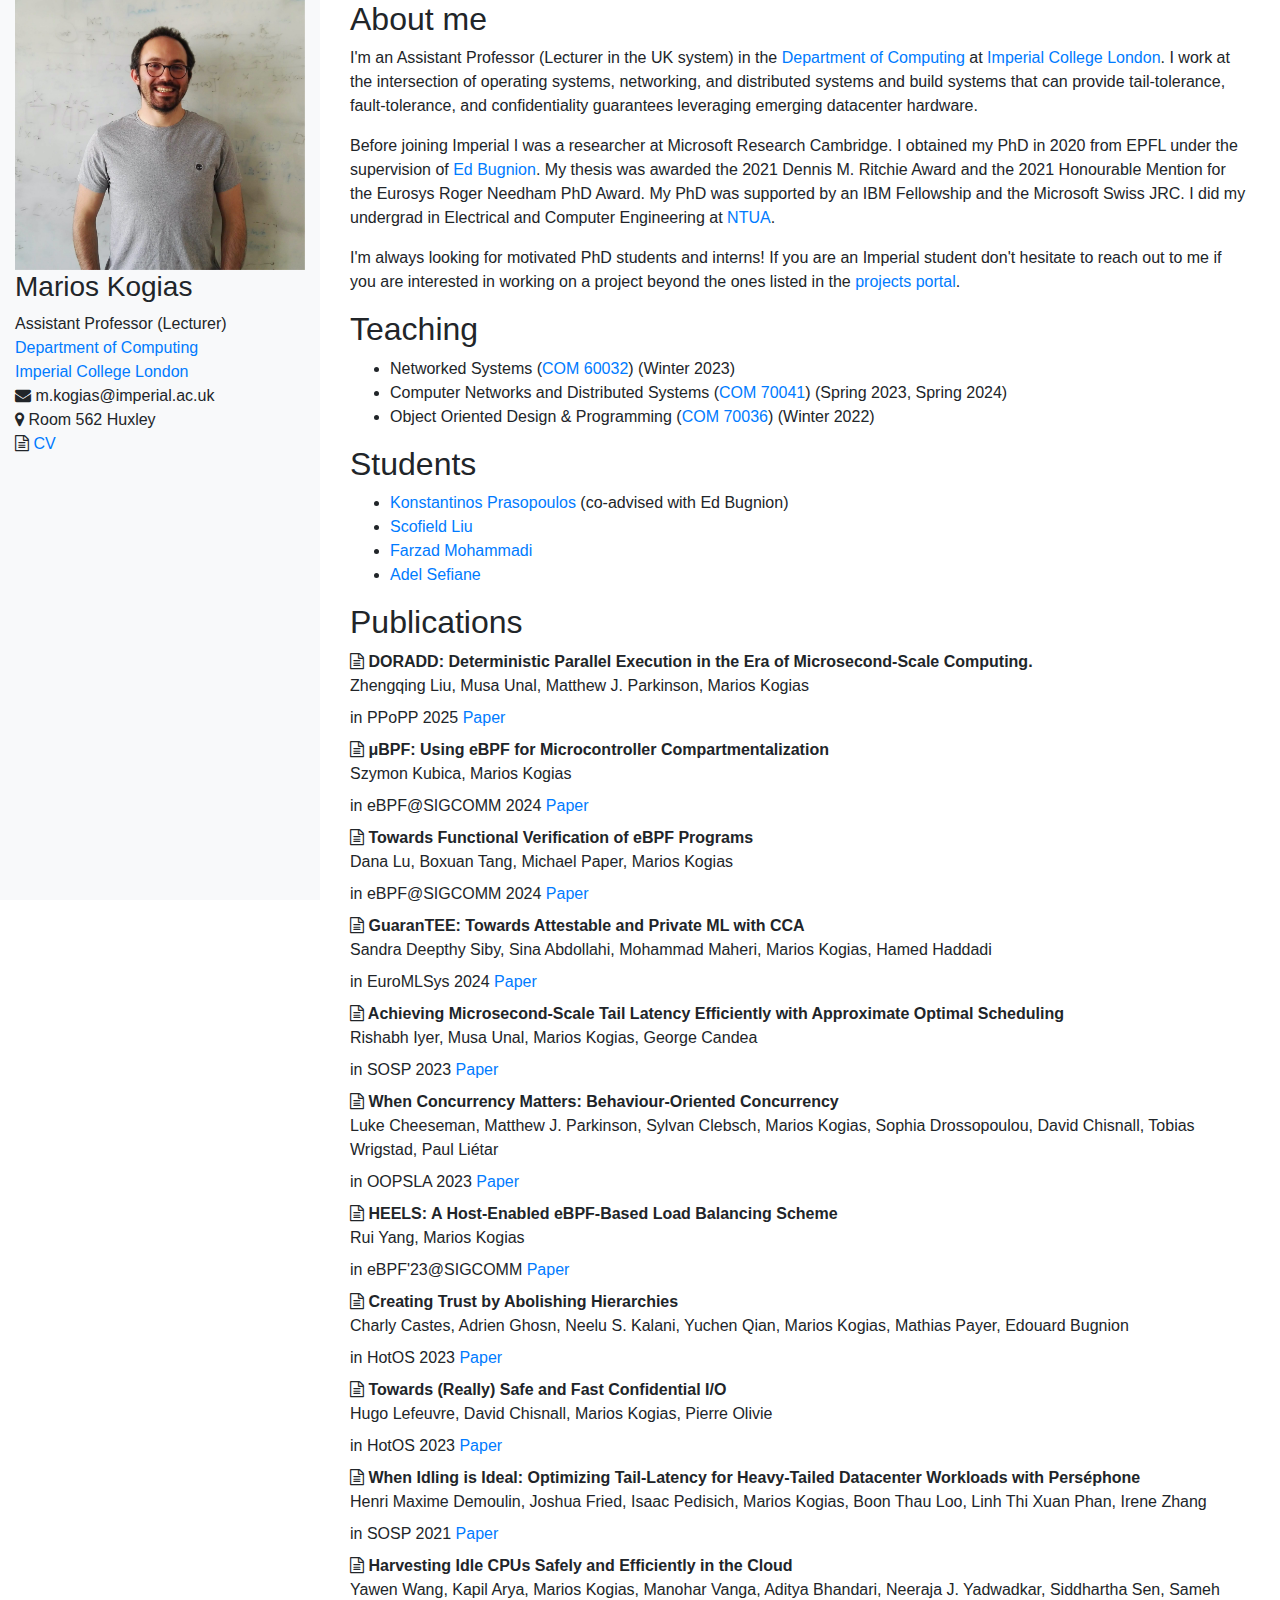
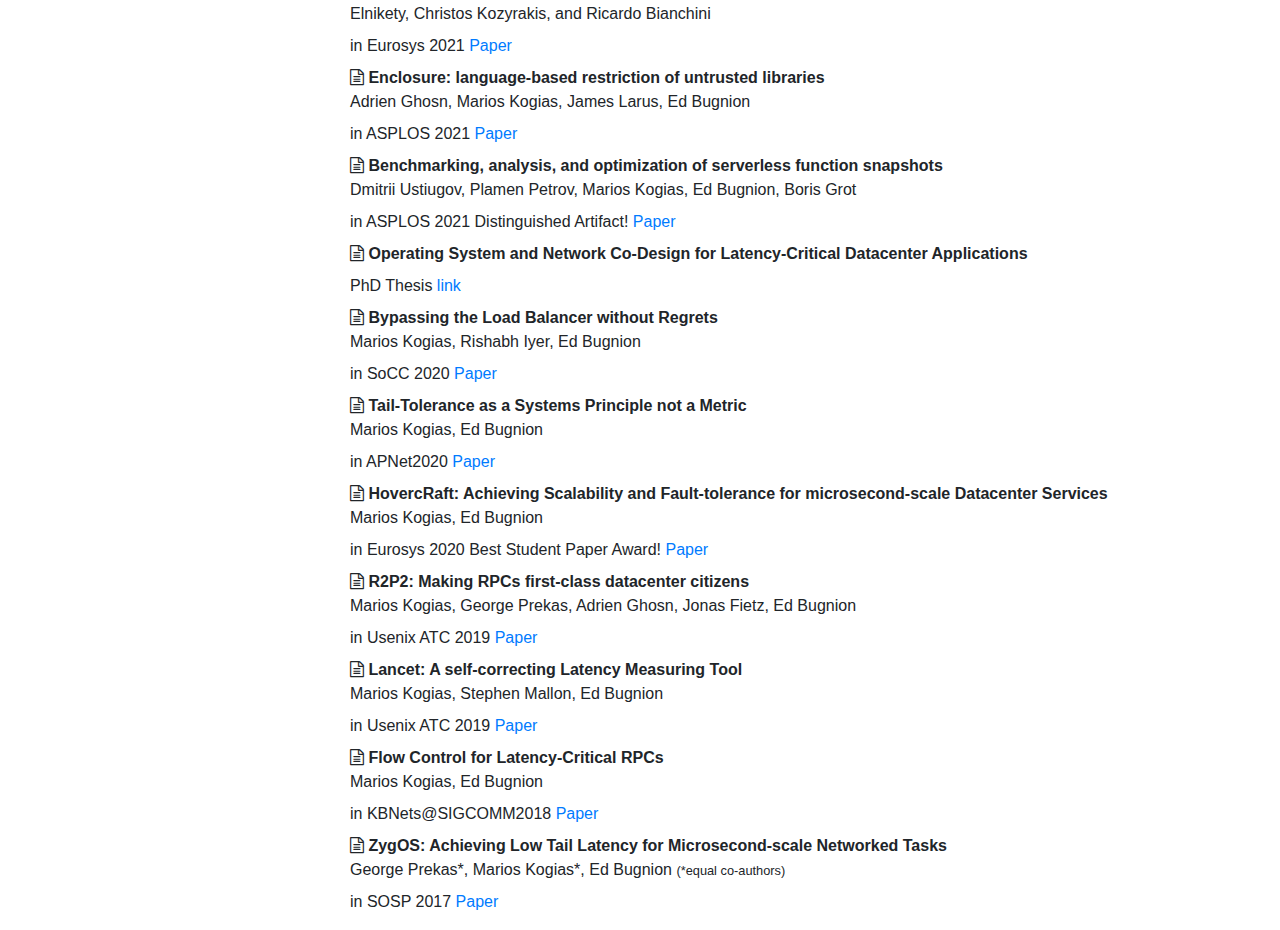
<file: index.html>
<!doctype html>
<html lang="en">
  <head>
    <!-- Required meta tags -->
    <meta charset="utf-8">
    <meta name="viewport" content="width=device-width, initial-scale=1, shrink-to-fit=no">

    <!-- Bootstrap CSS -->
    <link rel="stylesheet" href="https://cdn.jsdelivr.net/npm/bootstrap@4.3.1/dist/css/bootstrap.min.css" integrity="sha384-ggOyR0iXCbMQv3Xipma34MD+dH/1fQ784/j6cY/iJTQUOhcWr7x9JvoRxT2MZw1T" crossorigin="anonymous">
    <link rel="stylesheet" href="https://cdnjs.cloudflare.com/ajax/libs/font-awesome/4.7.0/css/font-awesome.min.css">
    <title>Marios Kogias</title>
  </head>
  <body>
    <div class="container position-fixed h-100 w-25 bg-light">
      <img src="img/me.jpg" class="img-fluid" alt="Responsive image">
      <h3>Marios Kogias</h3>
      Assistant Professor (Lecturer) <br>
      <a href="https://www.imperial.ac.uk/computing">Department of Computing</a> <br>
      <a href="https://www.imperial.ac.uk/">Imperial College London</a> <br>
      <i class="fa fa-envelope"></i> m.kogias@imperial.ac.uk <br>
      <i class="fa fa-map-marker"></i> Room 562 Huxley <br>
      <i class="fa fa-file-text-o"></i> <a href="docs/marioskogias_cv.pdf">CV</a> <br>
    </div>

    <div class="container float-right w-75">
      <div class="container">
        <h2>About me</h2>
        <p>
        I'm an Assistant Professor (Lecturer in the UK system) in the <a href="https://www.imperial.ac.uk/computing">Department of Computing</a> at <a href="https://www.imperial.ac.uk/">Imperial College London</a>. I work at the intersection of operating systems, networking, and distributed systems and build systems that can provide tail-tolerance, fault-tolerance, and confidentiality guarantees leveraging emerging datacenter hardware.
        </p>

        <p>
        Before joining Imperial I was a researcher at Microsoft Research Cambridge. I obtained my PhD in 2020 from EPFL under the supervision of <a href="https://people.epfl.ch/edouard.bugnion">Ed Bugnion</a>. My thesis was awarded the 2021 Dennis M. Ritchie Award and the 2021 Honourable Mention for the Eurosys Roger Needham PhD Award. My PhD was supported by an IBM Fellowship and the Microsoft Swiss JRC. I did my undergrad in Electrical and Computer Engineering at <a href="https://www.ece.ntua.gr/en">NTUA</a>.
        </p>

        <p>
        I'm always looking for motivated PhD students and interns! If you are an Imperial student don't hesitate to reach out to me if you are interested in working on a project beyond the ones listed in the <a href="https://project-portal.doc.ic.ac.uk/">projects portal</a>.
        </p>
      </div>

      <div class="container">
        <h2>Teaching</h2>
        <ul>
          <li>Networked Systems (<a href="https://www.imperial.ac.uk/computing/current-students/courses/60032/">COM 60032</a>) (Winter 2023)</li>
          <li>Computer Networks and Distributed Systems (<a href="https://www.imperial.ac.uk/computing/current-students/courses/70041/">COM 70041</a>) (Spring 2023, Spring 2024)</li>
          <li>Object Oriented Design & Programming (<a href="https://www.imperial.ac.uk/computing/current-students/courses/70036/">COM 70036</a>) (Winter 2022)</li>
        </ul>
      </div>

      <div id="students" class="container">
        <h2>Students</h2>
        <ul>
          <li><a href="https://people.epfl.ch/konstantinos.prasopoulos">Konstantinos Prasopoulos</a> (co-advised with Ed Bugnion)</li>
          <li><a href="https://scofield626.github.io/">Scofield Liu</a></li>
          <li><a href="https://farzad1132.github.io/">Farzad Mohammadi</a></li>
          <li><a href="https://www.linkedin.com/in/adel-sefiane-3a19971b1/">Adel Sefiane</a></li>
        </ul>
      </div>

      <div class="container">
        <h2>Publications</h2>
        <dl>
          <dt><i class='fa fa-file-text-o'></i> DORADD: Deterministic Parallel Execution in the Era of Microsecond-Scale Computing.</dt>
          <dd>Zhengqing Liu, Musa Unal, Matthew J. Parkinson, Marios Kogias</dd>
          <dd>in PPoPP 2025 <a href="docs/doradd.pdf">Paper</a></dd>

          <dt><i class='fa fa-file-text-o'></i> μBPF: Using eBPF for Microcontroller Compartmentalization</dt>
          <dd>Szymon Kubica, Marios Kogias</dd>
          <dd>in eBPF@SIGCOMM 2024 <a href="docs/microbpf.pdf">Paper</a></dd>

          <dt><i class='fa fa-file-text-o'></i> Towards Functional Verification of eBPF Programs</dt>
          <dd>Dana Lu, Boxuan Tang, Michael Paper, Marios Kogias</dd>
          <dd>in eBPF@SIGCOMM 2024 <a href="docs/draco.pdf">Paper</a></dd>

          <dt><i class='fa fa-file-text-o'></i> GuaranTEE: Towards Attestable and Private ML with CCA</dt>
          <dd>Sandra Deepthy Siby, Sina Abdollahi, Mohammad Maheri, Marios Kogias, Hamed Haddadi</dd>
          <dd>in EuroMLSys 2024 <a href="docs/guarantee.pdf">Paper</a></dd>

          <dt><i class='fa fa-file-text-o'></i> Achieving Microsecond-Scale Tail Latency Efficiently with Approximate Optimal Scheduling</dt>
          <dd>Rishabh Iyer, Musa Unal, Marios Kogias, George Candea</dd>
          <dd>in SOSP 2023 <a href="docs/concord.pdf">Paper</a></dd>

          <dt><i class='fa fa-file-text-o'></i> When Concurrency Matters: Behaviour-Oriented Concurrency</dt>
          <dd>Luke Cheeseman, Matthew J. Parkinson, Sylvan Clebsch, Marios Kogias, Sophia Drossopoulou, David Chisnall, Tobias Wrigstad, Paul Liétar</dd>
          <dd>in OOPSLA 2023 <a href="docs/boc.pdf">Paper</a></dd>

          <dt><i class='fa fa-file-text-o'></i> HEELS: A Host-Enabled eBPF-Based Load Balancing Scheme</dt>
          <dd>Rui Yang, Marios Kogias</dd>
          <dd>in eBPF'23@SIGCOMM <a href="docs/heels.pdf">Paper</a></dd>

          <dt><i class='fa fa-file-text-o'></i> Creating Trust by Abolishing Hierarchies</dt>
          <dd>Charly Castes, Adrien Ghosn, Neelu S. Kalani, Yuchen Qian, Marios Kogias, Mathias Payer, Edouard Bugnion</dd>
          <dd>in HotOS 2023 <a href="https://sigops.org/s/conferences/hotos/2023/papers/castes.pdf">Paper</a></dd>

          <dt><i class='fa fa-file-text-o'></i> Towards (Really) Safe and Fast Confidential I/O</dt>
          <dd>Hugo Lefeuvre, David Chisnall, Marios Kogias, Pierre Olivie</dd>
          <dd>in HotOS 2023 <a href="https://sigops.org/s/conferences/hotos/2023/papers/lefeuvre.pdf">Paper</a></dd>

          <dt><i class='fa fa-file-text-o'></i> When Idling is Ideal: Optimizing Tail-Latency for Heavy-Tailed Datacenter Workloads with Perséphone</dt>
          <dd>Henri Maxime Demoulin, Joshua Fried, Isaac Pedisich, Marios Kogias, Boon Thau Loo, Linh Thi Xuan Phan, Irene Zhang</dd>
          <dd>in SOSP 2021 <a href="docs/persephone.pdf">Paper</a></dd>

          <dt><i class='fa fa-file-text-o'></i> Harvesting Idle CPUs Safely and Efficiently in the Cloud</dt>
          <dd>Yawen Wang, Kapil Arya, Marios Kogias, Manohar Vanga, Aditya Bhandari, Neeraja J. Yadwadkar, Siddhartha Sen, Sameh Elnikety, Christos Kozyrakis, and Ricardo Bianchini</dd>
          <dd>in Eurosys 2021 <a href="docs/smartharvest.pdf">Paper</a></dd>

          <dt><i class='fa fa-file-text-o'></i> Enclosure: language-based restriction of untrusted libraries</dt>
          <dd>Adrien Ghosn, Marios Kogias, James Larus, Ed Bugnion</dd>
          <dd>in ASPLOS 2021 <a href="docs/enclosure.pdf">Paper</a></dd>

          <dt><i class='fa fa-file-text-o'></i> Benchmarking, analysis, and optimization of serverless function snapshots</dt>
          <dd>Dmitrii Ustiugov, Plamen Petrov, Marios Kogias, Ed Bugnion, Boris Grot</dd>
          <dd>in ASPLOS 2021 Distinguished Artifact! <a href="docs/reap.pdf">Paper</a></dd>

          <dt><i class='fa fa-file-text-o'></i> Operating System and Network Co-Design for Latency-Critical Datacenter Applications</dt>
          <dd><Marios Kogias</dd>
          <dd>PhD Thesis <a href="https://infoscience.epfl.ch/record/279547?ln=en">link</a></dd>

          <dt><i class='fa fa-file-text-o'></i> Bypassing the Load Balancer without Regrets</dt>
          <dd>Marios Kogias, Rishabh Iyer, Ed Bugnion</dd>
          <dd>in SoCC 2020 <a href="docs/crab.pdf">Paper</a></dd>

          <dt><i class='fa fa-file-text-o'></i> Tail-Tolerance as a Systems Principle not a Metric</dt>
          <dd>Marios Kogias, Ed Bugnion</dd>
          <dd>in APNet2020 <a href="docs/sven.pdf">Paper</a></dd>

          <dt><i class='fa fa-file-text-o'></i> HovercRaft: Achieving Scalability and Fault-tolerance for microsecond-scale Datacenter Services</dt>
          <dd>Marios Kogias, Ed Bugnion</dd>
          <dd>in Eurosys 2020 Best Student Paper Award! <a href="docs/hovercraft.pdf">Paper</a></dd>

          <dt><i class='fa fa-file-text-o'></i> R2P2: Making RPCs first-class datacenter citizens</dt>
          <dd>Marios Kogias, George Prekas, Adrien Ghosn, Jonas Fietz, Ed Bugnion</dd>
          <dd>in Usenix ATC 2019 <a href="https://www.usenix.org/system/files/atc19-kogias-r2p2_0.pdf">Paper</a></dd>

          <dt><i class='fa fa-file-text-o'></i> Lancet: A self-correcting Latency Measuring Tool</dt>
          <dd>Marios Kogias, Stephen Mallon, Ed Bugnion</dd>
          <dd>in Usenix ATC 2019 <a href="https://www.usenix.org/system/files/atc19-kogias-lancet.pdf">Paper</a></dd>

          <dt><i class='fa fa-file-text-o'></i> Flow Control for Latency-Critical RPCs</dt>
          <dd>Marios Kogias, Ed Bugnion</dd>
          <dd>in KBNets@SIGCOMM2018 <a href="docs/kbnets.pdf">Paper</a></dd>

          <dt><i class='fa fa-file-text-o'></i> ZygOS: Achieving Low Tail Latency for Microsecond-scale Networked Tasks</dt>
          <dd>George Prekas*, Marios Kogias*, Ed Bugnion <small>(*equal co-authors)</small></dd>
          <dd>in SOSP 2017 <a href="docs/zygos.pdf">Paper</a></dd>
        </dl>
      </div>
    </div>
  </body>

    <!-- Optional JavaScript -->
    <!-- jQuery first, then Popper.js, then Bootstrap JS -->
    <script src="https://code.jquery.com/jquery-3.3.1.slim.min.js" integrity="sha384-q8i/X+965DzO0rT7abK41JStQIAqVgRVzpbzo5smXKp4YfRvH+8abtTE1Pi6jizo" crossorigin="anonymous"></script>
    <script src="https://cdn.jsdelivr.net/npm/popper.js@1.14.7/dist/umd/popper.min.js" integrity="sha384-UO2eT0CpHqdSJQ6hJty5KVphtPhzWj9WO1clHTMGa3JDZwrnQq4sF86dIHNDz0W1" crossorigin="anonymous"></script>
    <script src="https://cdn.jsdelivr.net/npm/bootstrap@4.3.1/dist/js/bootstrap.min.js" integrity="sha384-JjSmVgyd0p3pXB1rRibZUAYoIIy6OrQ6VrjIEaFf/nJGzIxFDsf4x0xIM+B07jRM" crossorigin="anonymous"></script>
  </body>
</html>
</file>
